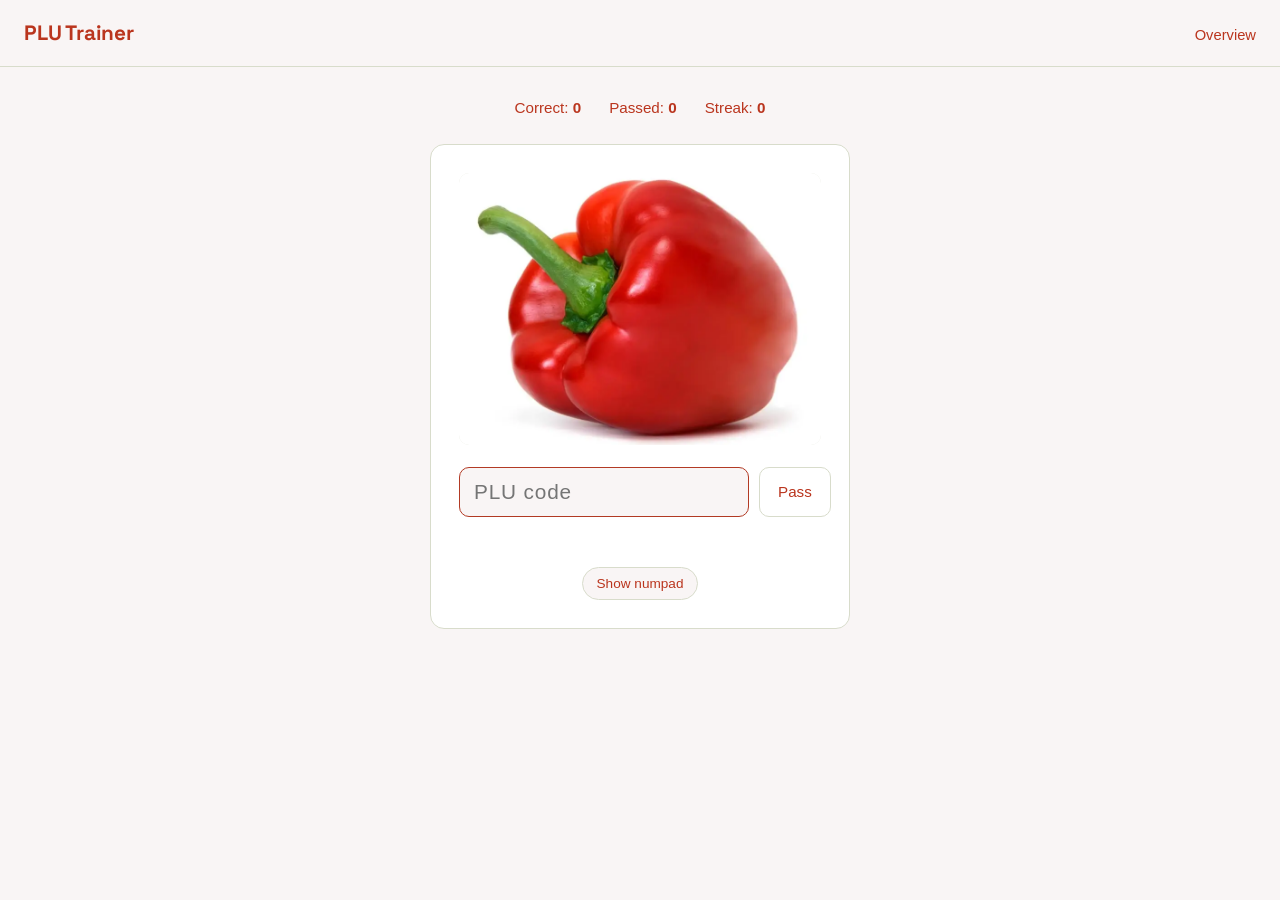
<file: index.html>
<!doctype html>
<html lang="en">
  <head>
    <meta charset="UTF-8" />
    <meta name="viewport" content="width=device-width, initial-scale=1.0" />
    <title>PLU Trainer</title>
    <link rel="preconnect" href="https://fonts.googleapis.com" />
    <link rel="preconnect" href="https://fonts.gstatic.com" crossorigin />
    <link
      href="https://fonts.googleapis.com/css2?family=Space+Grotesk:wght@500;600&display=swap"
      rel="stylesheet"
    />
    <link rel="stylesheet" href="style.css" />
  </head>
  <body>
    <header class="site-head">
      <h1>PLU Trainer</h1>
      <nav><a href="overview.html">Overview</a></nav>
    </header>

    <main>
      <div class="stats-bar">
        <span>Correct: <strong id="stat-correct">0</strong></span>
        <span>Passed: <strong id="stat-pass">0</strong></span>
        <span>Streak: <strong id="stat-streak">0</strong></span>
      </div>

      <div class="card" id="card">
        <img
          class="produce-image"
          id="produce-image"
          src=""
          alt="Produce item"
        />
        <div class="guess-row">
          <input
            id="guess-input"
            type="text"
            inputmode="none"
            autocomplete="off"
            placeholder="PLU code"
            autofocus
          />
          <button id="pass-btn" type="button">Pass</button>
        </div>
        <div class="reveal" id="reveal"></div>

        <button type="button" id="numpad-toggle" class="numpad-toggle">
          Show numpad
        </button>

        <div class="numpad hidden" id="numpad">
          <button type="button" class="num-key" data-key="7">7</button>
          <button type="button" class="num-key" data-key="8">8</button>
          <button type="button" class="num-key" data-key="9">9</button>
          <button type="button" class="num-key" data-key="4">4</button>
          <button type="button" class="num-key" data-key="5">5</button>
          <button type="button" class="num-key" data-key="6">6</button>
          <button type="button" class="num-key" data-key="1">1</button>
          <button type="button" class="num-key" data-key="2">2</button>
          <button type="button" class="num-key" data-key="3">3</button>
          <button type="button" class="num-key num-key--wide" data-key="back">
            ⌫
          </button>
          <button type="button" class="num-key" data-key="0">0</button>
          <button
            type="button"
            class="num-key num-key--submit"
            data-key="submit"
          >
            ✓
          </button>
        </div>
      </div>
    </main>

    <script src="script.js"></script>
  </body>
</html>
</file>
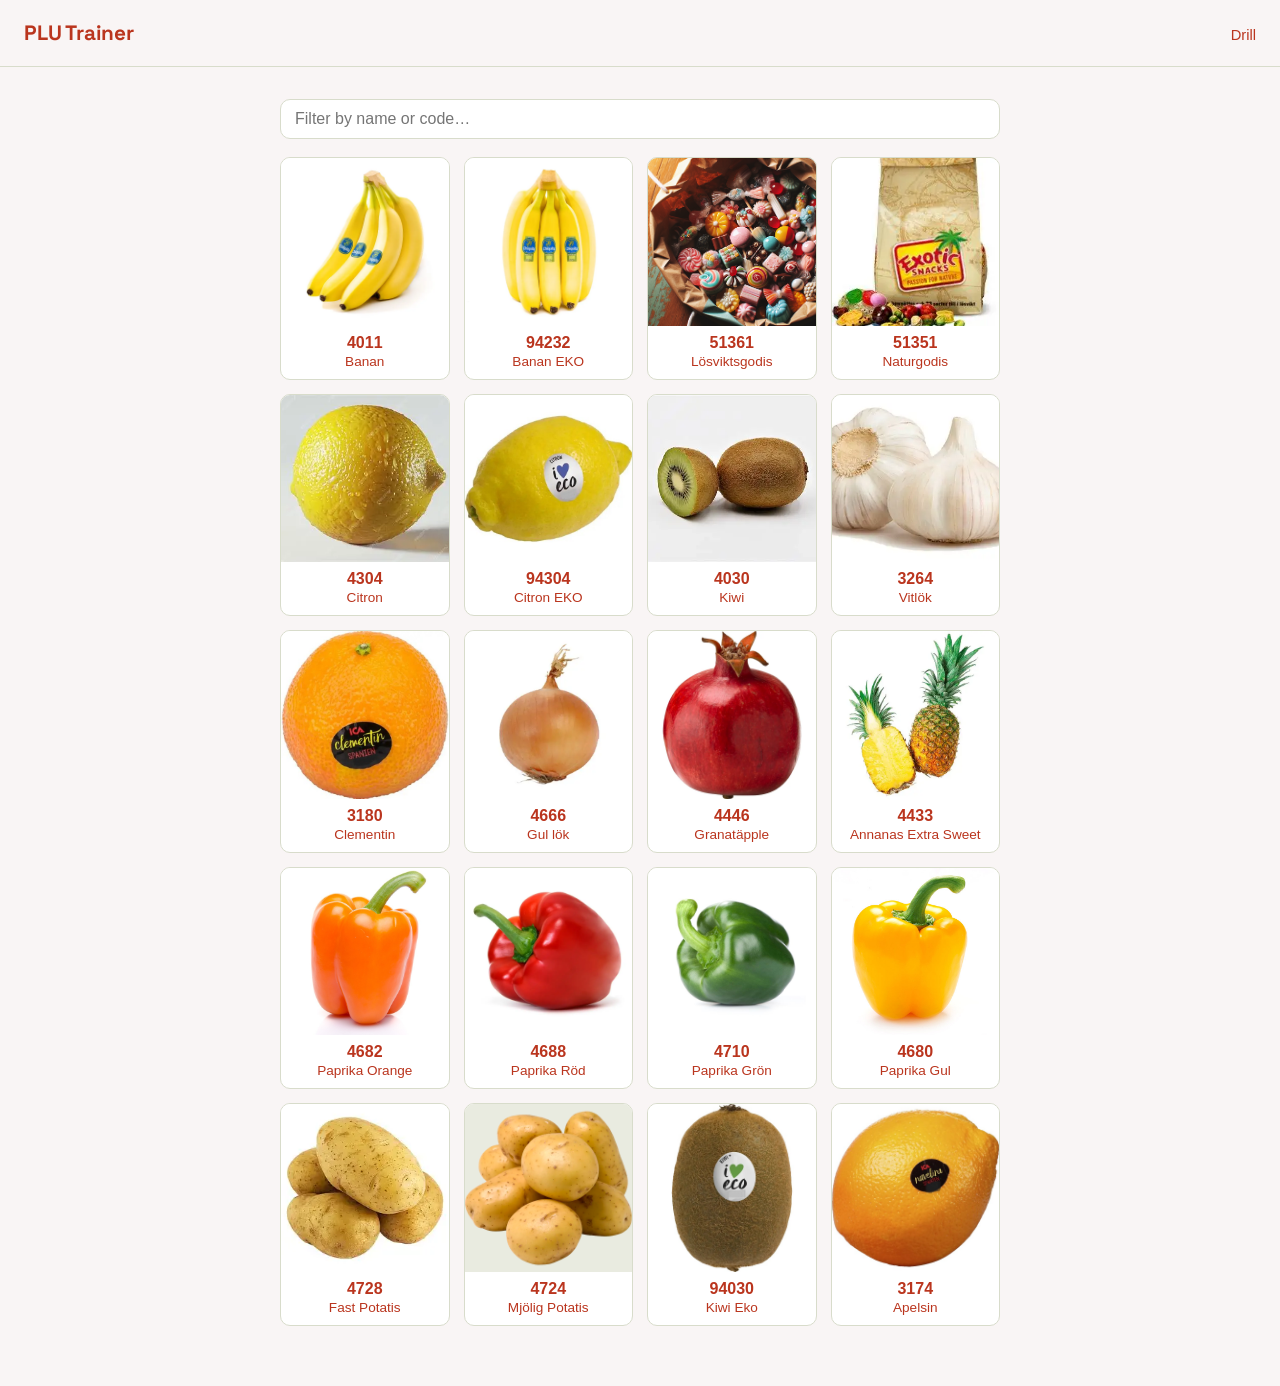
<file: overview.html>
<!DOCTYPE html>
<html lang="en">
<head>
<meta charset="UTF-8">
<meta name="viewport" content="width=device-width, initial-scale=1.0">
<title>PLU Trainer — Overview</title>
<link rel="preconnect" href="https://fonts.googleapis.com">
<link rel="preconnect" href="https://fonts.gstatic.com" crossorigin>
<link href="https://fonts.googleapis.com/css2?family=Space+Grotesk:wght@500;600&display=swap" rel="stylesheet">
<link rel="stylesheet" href="style.css">
</head>
<body>
<header class="site-head">
  <h1>PLU Trainer</h1>
  <nav><a href="index.html">Drill</a></nav>
</header>

<main>
  <div class="overview-wrap">
    <input id="search" class="overview-search" type="text" placeholder="Filter by name or code…">
    <div id="grid" class="item-grid"></div>
  </div>
</main>

<script src="overview.js"></script>
</body>
</html>
</file>
<file: style.css>
:root {
  --bg: #f9f5f5;
  --panel: #ffffff;
  --ink: #ba351e;
  --muted: #ba351e;
  --green: #ba351e;
  --green-bright: #5c8a3a;
  --red: #b23a24;
  --line: #d8dccb;
  --radius: 14px;
}

* {
  box-sizing: border-box;
}

html,
body {
  margin: 0;
  padding: 0;
  background: var(--bg);
  color: var(--ink);
  font-family: -apple-system, "Segoe UI", Roboto, sans-serif;
}

body {
  min-height: 100vh;
  min-height: 100dvh;
  display: flex;
  flex-direction: column;
}

header.site-head {
  display: flex;
  align-items: baseline;
  justify-content: space-between;
  padding: 20px 24px;
  padding-top: calc(20px + env(safe-area-inset-top, 0px));
  border-bottom: 1px solid var(--line);
  flex-shrink: 0;
}

header.site-head h1 {
  font-family:
    "Space Grotesk",
    -apple-system,
    sans-serif;
  font-size: 1.3rem;
  letter-spacing: -0.01em;
  margin: 0;
  color: var(--green);
}

header.site-head nav a {
  color: var(--muted);
  text-decoration: none;
  font-size: 0.92rem;
  border-bottom: 1px solid transparent;
}

header.site-head nav a:hover,
header.site-head nav a:focus-visible {
  color: var(--green);
  border-bottom-color: var(--green);
}

main {
  flex: 1;
  min-height: 0;
  overflow: auto;
  display: flex;
  flex-direction: column;
  align-items: center;
  padding: 32px 20px 60px;
  padding-bottom: calc(60px + env(safe-area-inset-bottom, 0px));
}

/* ---- Drill screen ---- */

.stats-bar {
  display: flex;
  gap: 28px;
  margin-bottom: 28px;
  font-size: 0.95rem;
  color: var(--muted);
}

.stats-bar strong {
  color: var(--ink);
  font-variant-numeric: tabular-nums;
}

.card {
  background: var(--panel);
  border: 1px solid var(--line);
  border-radius: var(--radius);
  padding: 28px;
  width: min(420px, 92vw);
  display: flex;
  flex-direction: column;
  align-items: center;
  transition:
    background-color 0.15s ease,
    border-color 0.15s ease;
}

.card.flash-correct {
  background: #eaf4e5;
  border-color: var(--red);
}
.card.flash-wrong {
  background: #f8e9e5;
  border-color: var(--red);
}

.produce-image {
  width: 100%;
  aspect-ratio: 4 / 3;
  object-fit: cover;
  border-radius: 10px;
  background: #e9ebe0;
  margin-bottom: 22px;
}

.guess-row {
  display: flex;
  gap: 10px;
  width: 100%;
}

#guess-input {
  flex: 1;
  font-size: 1.3rem;
  font-variant-numeric: tabular-nums;
  padding: 12px 14px;
  border-radius: 10px;
  border: 1.5px solid var(--line);
  background: var(--bg);
  color: var(--ink);
  letter-spacing: 0.04em;
}

#guess-input:focus {
  outline: none;
  border-color: var(--red);
}

#pass-btn {
  padding: 12px 18px;
  border-radius: 10px;
  border: 1.5px solid var(--line);
  background: var(--panel);
  color: var(--muted);
  font-size: 0.95rem;
  cursor: pointer;
}

#pass-btn:hover,
#pass-btn:focus-visible {
  border-color: var(--red);
  color: var(--red);
  outline: none;
}

.reveal {
  margin-top: 16px;
  font-size: 0.95rem;
  color: var(--red);
  min-height: 1.2em;
}

.reveal strong {
  color: var(--ink);
}

.numpad {
  margin-top: 20px;
  width: 100%;
  display: grid;
  grid-template-columns: repeat(3, 1fr);
  gap: 8px;
}

.numpad.hidden {
  display: none;
}

.numpad-toggle {
  margin-top: 16px;
  align-self: center;
  padding: 8px 14px;
  border-radius: 999px;
  border: 1px solid var(--line);
  background: var(--bg);
  color: var(--muted);
  font-size: 0.85rem;
  cursor: pointer;
}

.numpad-toggle:hover,
.numpad-toggle:focus-visible {
  border-color: var(--red);
  color: var(--green);
  outline: none;
}

.numpad-toggle.active {
  background: var(--green);
  border-color: var(--red);
  color: #fff;
}

.num-key {
  padding: 16px 0;
  font-size: 1.25rem;
  font-variant-numeric: tabular-nums;
  border-radius: 10px;
  border: 1.5px solid var(--line);
  background: var(--bg);
  color: var(--ink);
  cursor: pointer;
  -webkit-tap-highlight-color: transparent;
  user-select: none;
}

.num-key:active {
  background: var(--line);
}

.num-key--wide {
  color: var(--muted);
}

.num-key--submit {
  background: var(--green);
  border-color: var(--red);
  color: #fff;
  font-weight: 600;
}

.num-key--submit:active {
  background: var(--panel);
  border-color: var(--red);
}

/* ---- Overview screen ---- */

.overview-wrap {
  width: min(720px, 94vw);
}

.overview-search {
  width: 100%;
  padding: 10px 14px;
  border-radius: 10px;
  border: 1.5px solid var(--line);
  background: var(--panel);
  font-size: 1rem;
  margin-bottom: 18px;
}

.overview-search:focus {
  outline: none;
  border-color: var(--red);
}

.item-grid {
  display: grid;
  grid-template-columns: repeat(auto-fill, minmax(150px, 1fr));
  gap: 14px;
}

.item-tile {
  background: var(--panel);
  border: 1px solid var(--line);
  border-radius: 10px;
  overflow: hidden;
  text-align: center;
}

.item-tile img {
  width: 100%;
  aspect-ratio: 1 / 1;
  object-fit: cover;
  background: #e9ebe0;
  display: block;
}

.item-tile .meta {
  padding: 8px 10px 10px;
}

.item-tile .code {
  font-variant-numeric: tabular-nums;
  font-weight: 600;
  color: var(--green);
}

.item-tile .name {
  font-size: 0.85rem;
  color: var(--muted);
  margin-top: 2px;
}

@media (max-width: 600px) {
  header.site-head {
    padding: 12px 16px;
    padding-top: calc(12px + env(safe-area-inset-top, 0px));
  }

  header.site-head h1 {
    font-size: 1.05rem;
  }

  main {
    padding: 14px 12px 20px;
    padding-bottom: calc(20px + env(safe-area-inset-bottom, 0px));
    justify-content: stretch;
  }

  .stats-bar {
    gap: 16px;
    margin-bottom: 12px;
    font-size: 0.8rem;
    flex-shrink: 0;
  }

  .card {
    width: 100%;
    padding: 14px;
    flex: 1;
    min-height: 0;
  }
  .produce-image {
    flex: 1;
    min-height: 0;
    width: 100%;
    height: auto;
    aspect-ratio: auto;
    margin-bottom: 12px;
  }

  .guess-row {
    gap: 8px;
    flex-shrink: 0;
  }

  #guess-input {
    font-size: 1.1rem;
    padding: 9px 12px;
  }

  #pass-btn {
    padding: 9px 14px;
    font-size: 0.85rem;
  }

  .reveal {
    margin-top: 8px;
    font-size: 0.85rem;
    min-height: 1.1em;
    flex-shrink: 0;
  }

  .numpad-toggle {
    margin-top: 10px;
    padding: 6px 12px;
    font-size: 0.78rem;
    flex-shrink: 0;
  }

  .numpad {
    margin-top: 10px;
    gap: 6px;
    flex-shrink: 0;
  }

  .num-key {
    padding: 10px 0;
    font-size: 1.05rem;
  }
}
</file>
